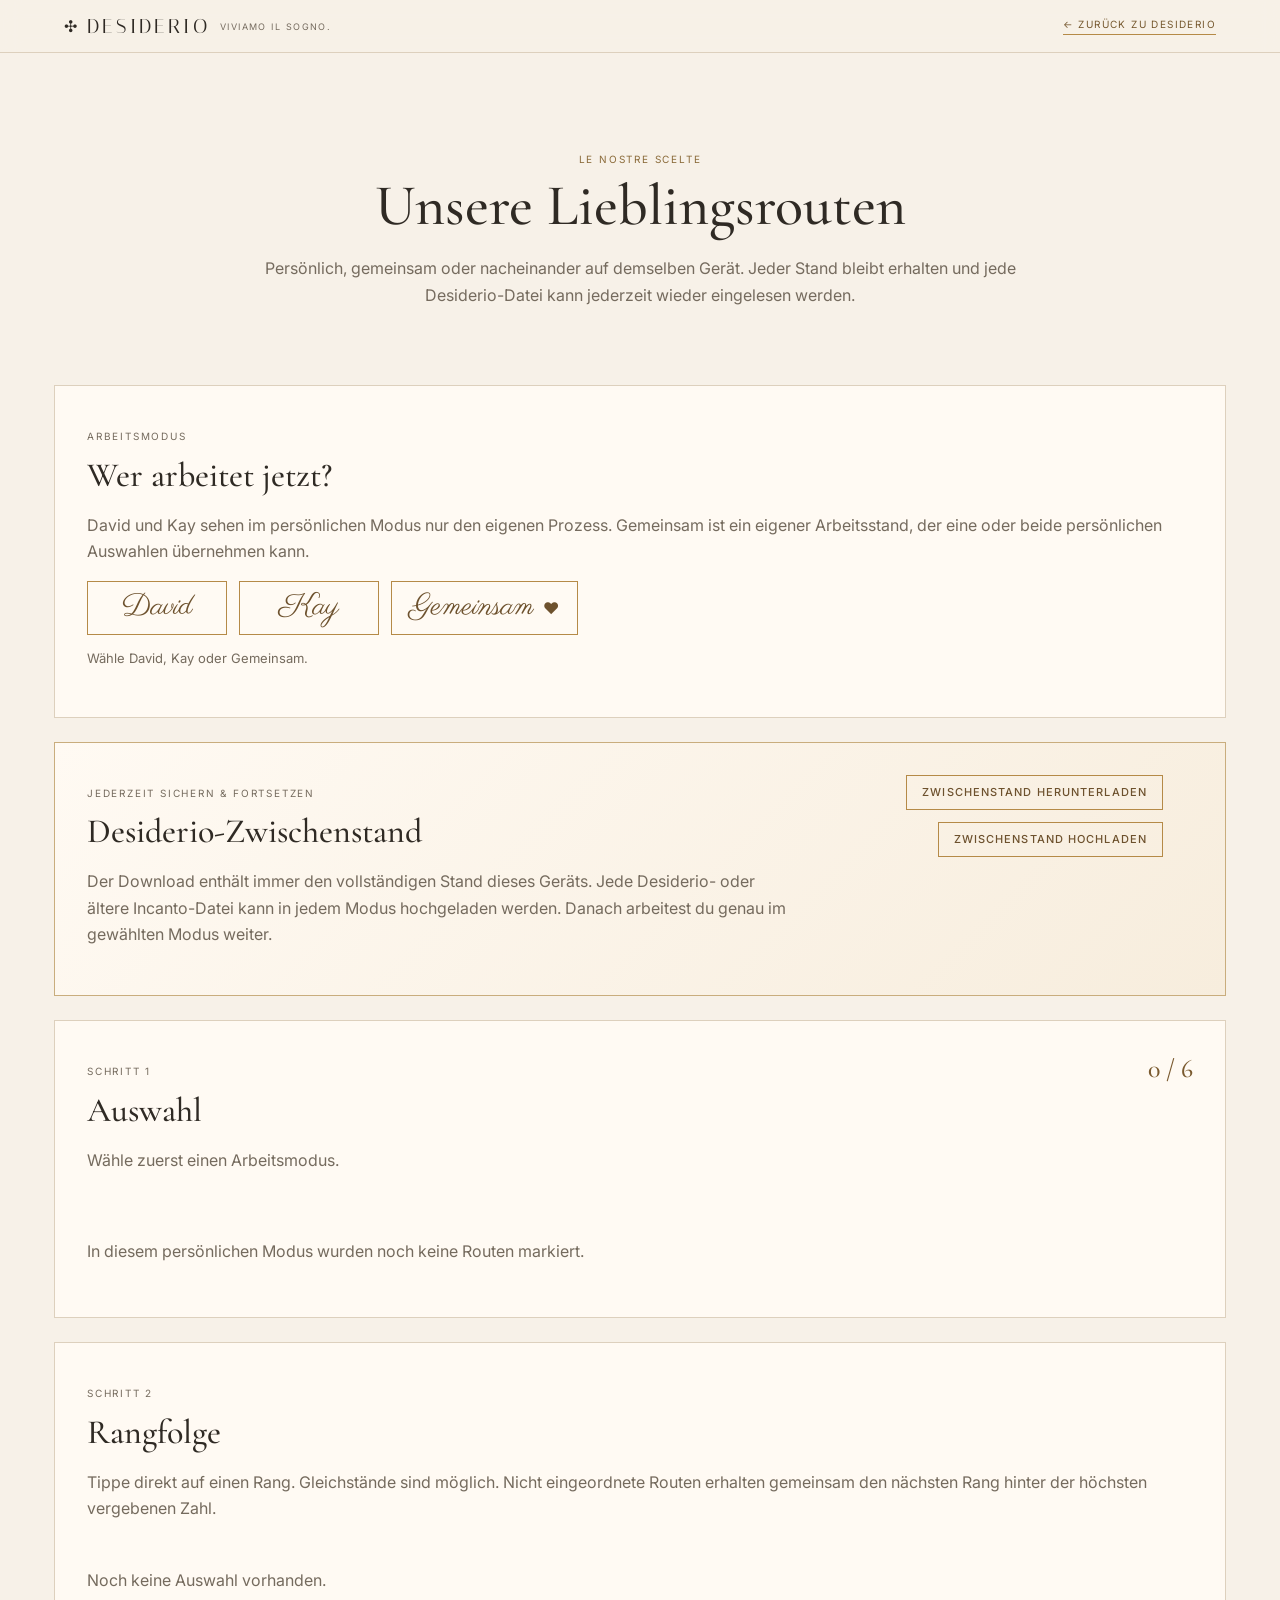
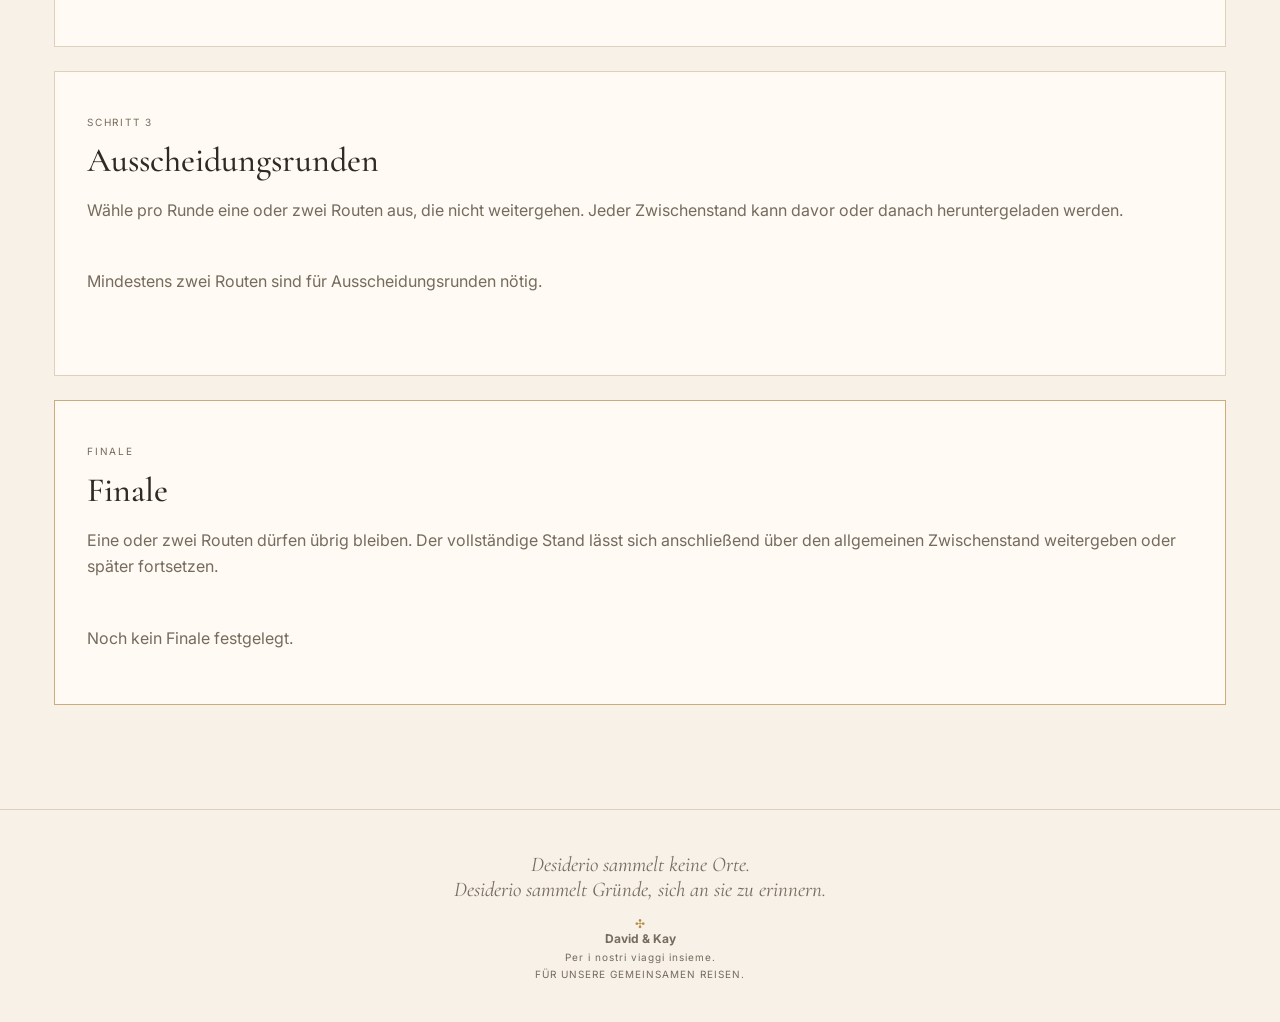
<file: lieblingsrouten.html>
<!doctype html>
<html lang="de">
<head>
  <meta charset="utf-8">
  <meta name="viewport" content="width=device-width,initial-scale=1,viewport-fit=cover">
  <meta name="description" content="Desiderio Lieblingsrouten – persönliche und gemeinsame Reiseentscheidung von David und Kay.">
  <title>Lieblingsrouten · Desiderio</title>
  <link rel="preconnect" href="https://fonts.googleapis.com">
  <link rel="preconnect" href="https://fonts.gstatic.com" crossorigin>
  <link href="https://fonts.googleapis.com/css2?family=Cormorant+Garamond:wght@400;500;600&family=Inter:wght@300;400;500&family=Italiana&family=Parisienne&display=swap" rel="stylesheet">
  <link rel="stylesheet" href="favorites.css?v=20260722-6">
</head>
<body>
<header class="fav-topbar"><a href="index.html" class="fav-brand">✣ <strong>DESIDERIO</strong><span>VIVIAMO IL SOGNO.</span></a><a href="index.html" class="fav-back">← ZURÜCK ZU DESIDERIO</a></header>
<main>
  <section class="fav-hero"><p class="eyebrow">LE NOSTRE SCELTE</p><h1>Unsere Lieblingsrouten</h1><p>Persönlich, gemeinsam oder nacheinander auf demselben Gerät. Jeder Stand bleibt erhalten und jede Desiderio-Datei kann jederzeit wieder eingelesen werden.</p></section>
  <section class="fav-panel mode-panel" id="identityPanel"><div><p class="step">ARBEITSMODUS</p><h2>Wer arbeitet jetzt?</h2><p>David und Kay sehen im persönlichen Modus nur den eigenen Prozess. Gemeinsam ist ein eigener Arbeitsstand, der eine oder beide persönlichen Auswahlen übernehmen kann.</p></div><div class="identity-buttons"><button type="button" data-mode="david">David</button><button type="button" data-mode="kay">Kay</button><button type="button" class="together-mode" data-mode="together">Gemeinsam <span aria-hidden="true">♥</span></button></div><p id="activeMode" class="status-line"></p></section>
  <section class="fav-panel checkpoint-panel"><div><p class="step">JEDERZEIT SICHERN &amp; FORTSETZEN</p><h2>Desiderio-Zwischenstand</h2><p>Der Download enthält immer den vollständigen Stand dieses Geräts. Jede Desiderio- oder ältere Incanto-Datei kann in jedem Modus hochgeladen werden. Danach arbeitest du genau im gewählten Modus weiter.</p></div><div class="file-actions"><button type="button" id="exportState">ZWISCHENSTAND HERUNTERLADEN</button><label class="upload-button">ZWISCHENSTAND HOCHLADEN<input id="importState" type="file" multiple accept="application/json,.json"></label></div><p id="fileStatus" class="status-line"></p></section>
  <section class="fav-panel" id="selectionPanel"><div class="panel-heading"><div><p class="step">SCHRITT 1</p><h2 id="selectionHeading">Auswahl</h2><p id="selectionIntro">Wähle zuerst einen Arbeitsmodus.</p></div><strong id="selectionCount">0 / 6</strong></div><div id="sourceStatus" class="source-status"></div><div id="routePicker" class="route-picker empty-state"></div></section>
  <section class="fav-panel" id="rankingPanel"><div><p class="step">SCHRITT 2</p><h2>Rangfolge</h2><p>Tippe direkt auf einen Rang. Gleichstände sind möglich. Nicht eingeordnete Routen erhalten gemeinsam den nächsten Rang hinter der höchsten vergebenen Zahl.</p></div><div id="rankingRoutes" class="ranking-routes empty-state"></div></section>
  <section class="fav-panel" id="roundsPanel"><div><p class="step">SCHRITT 3</p><h2>Ausscheidungsrunden</h2><p>Wähle pro Runde eine oder zwei Routen aus, die nicht weitergehen. Jeder Zwischenstand kann davor oder danach heruntergeladen werden.</p></div><div id="activeRound" class="active-round empty-state"></div><div id="roundHistory" class="round-history"></div></section>
  <section class="fav-panel final-panel"><div><p class="step">FINALE</p><h2 id="finalHeading">Finale</h2><p>Eine oder zwei Routen dürfen übrig bleiben. Der vollständige Stand lässt sich anschließend über den allgemeinen Zwischenstand weitergeben oder später fortsetzen.</p></div><div id="finalists" class="finalists empty-state"></div></section>
</main>
<footer><blockquote><em>Desiderio sammelt keine Orte.<br>Desiderio sammelt Gründe, sich an sie zu erinnern.</em></blockquote><span>✣</span><div class="fav-footer-signature"><strong>David &amp; Kay</strong><small class="fav-footer-italian">Per i nostri viaggi insieme.</small><small>FÜR UNSERE GEMEINSAMEN REISEN.</small></div></footer>
<script src="favorites.js?v=20260722-5"></script>
</body>
</html>
</file>
<file: favorites.css>
:root{--ink:#2f2a24;--muted:#756b5e;--paper:#f7f1e8;--panel:#fffaf3;--gold:#b58a47;--line:#ddd0bd}*{box-sizing:border-box}html{scroll-behavior:smooth}body{margin:0;background:var(--paper);color:var(--ink);font-family:Inter,sans-serif}.fav-topbar{position:sticky;top:0;z-index:20;display:flex;justify-content:space-between;align-items:center;padding:14px 5vw;background:rgba(247,241,232,.96);backdrop-filter:blur(10px);border-bottom:1px solid var(--line)}.fav-brand{display:flex;align-items:center;gap:10px;color:var(--ink);text-decoration:none}.fav-brand strong{font:500 20px Italiana,serif;letter-spacing:.16em}.fav-brand span{font-size:9px;letter-spacing:.16em;color:var(--muted)}.fav-back{font-size:10px;letter-spacing:.14em;color:#76592f;text-decoration:none;border-bottom:1px solid var(--gold);padding-bottom:4px}main{max-width:1220px;margin:0 auto;padding:0 24px 80px}.fav-hero{text-align:center;padding:90px 12px 52px}.eyebrow,.step{font-size:10px;letter-spacing:.18em;color:#8a6a39}.fav-hero h1,.fav-panel h2{font-family:'Cormorant Garamond',serif;font-weight:500}.fav-hero h1{font-size:58px;line-height:1;margin:12px 0 20px}.fav-hero>p:last-child{max-width:790px;margin:auto;color:var(--muted);line-height:1.7}.fav-panel{margin:24px 0;padding:32px;background:var(--panel);border:1px solid var(--line)}.fav-panel h2{font-size:34px;margin:4px 0 8px}.fav-panel p{line-height:1.65;color:var(--muted)}.panel-heading,.checkpoint-panel{display:flex;justify-content:space-between;gap:30px;align-items:flex-start}.checkpoint-panel>div:first-child{max-width:710px}.checkpoint-panel{border-color:#c9ad7d;background:linear-gradient(135deg,#fffaf3,#f7eddd)}.panel-heading>strong{font:500 26px 'Cormorant Garamond',serif;color:#7a5a2f;white-space:nowrap}.identity-buttons,.file-actions,.card-actions{display:flex;gap:12px;flex-wrap:wrap}.identity-buttons button{min-width:140px;border:1px solid var(--gold);background:transparent;color:#6d512d;padding:10px 18px 12px;font:400 30px/1 Parisienne,cursive;cursor:pointer}.identity-buttons button.active{background:var(--gold);color:white}.identity-buttons .together-mode{font-family:Parisienne,cursive}.identity-buttons .together-mode span{font-family:Inter,sans-serif;font-size:16px}.file-actions{justify-content:flex-end}.file-actions button,.upload-button,.round-actions button,.route-card button,.card-actions a,.final-export button{border:1px solid var(--gold);background:transparent;color:#6d512d;padding:11px 15px;font:500 11px/1 Inter,sans-serif;letter-spacing:.1em;text-transform:uppercase;cursor:pointer;text-decoration:none}.upload-button{display:inline-flex;align-items:center}.upload-button input{display:none}.status-line{min-height:24px;font-size:13px}.source-status{margin-top:18px;padding:12px 15px;border-left:2px solid var(--gold);color:var(--muted);font-size:13px}.source-status:empty{display:none}.route-picker{display:grid;grid-template-columns:repeat(3,minmax(0,1fr));gap:18px;margin-top:28px}.route-card,.rank-card,.round-card{border:1px solid var(--line);background:white}.route-card img{width:100%;height:150px;object-fit:cover}.route-copy,.rank-card,.round-card{padding:18px}.route-card h3,.rank-card h3,.round-card h3{font:500 25px/1.05 'Cormorant Garamond',serif;margin:6px 0 9px}.route-meta{display:block;margin:7px 0 0;font-size:11px;color:var(--muted);letter-spacing:.05em}.route-card.selected{outline:2px solid var(--gold);outline-offset:2px}.route-card textarea{width:100%;min-height:76px;margin:12px 0;border:1px solid var(--line);padding:10px;font:400 13px/1.45 Inter,sans-serif;resize:vertical}.badge{display:inline-block;font-size:10px;padding:5px 8px;border:1px solid var(--line)}.badge.both{border-color:var(--gold);color:#755528}.ranking-routes,.finalists{display:grid;grid-template-columns:repeat(2,minmax(0,1fr));gap:18px;margin-top:24px}.rank-card{display:grid;grid-template-columns:minmax(0,1fr) auto;align-items:center;gap:16px}.rank-card small{display:block;margin-top:8px;color:#8a6a39}.rank-buttons{display:flex;gap:5px;flex-wrap:wrap;justify-content:flex-end;max-width:390px}.rank-buttons button{width:34px;height:34px;border:1px solid var(--line);background:white;color:var(--ink);cursor:pointer}.rank-buttons button.active{background:var(--gold);border-color:var(--gold);color:white}.active-round{margin-top:24px}.round-grid{display:grid;grid-template-columns:repeat(2,minmax(0,1fr));gap:14px}.round-card label{display:flex;gap:10px;align-items:flex-start}.round-actions{display:flex;gap:10px;margin-top:18px;flex-wrap:wrap}.round-history{margin-top:28px}.history-entry{border-top:1px solid var(--line);padding:18px 0}.history-entry h4{margin:0 0 8px;font-family:'Cormorant Garamond',serif;font-size:23px}.empty-state{display:block;color:var(--muted);padding:24px 0}.final-panel{border-color:#c9ad7d}.final-export{grid-column:1/-1;padding:22px;margin-top:8px;border:1px solid #c9ad7d;background:#fbf5eb}.final-export p{margin-bottom:0;font-size:13px}footer{text-align:center;padding:42px 20px;color:var(--muted);font-size:12px;border-top:1px solid var(--line)}footer blockquote{margin:0 0 14px;font-family:'Cormorant Garamond',serif;font-size:21px}footer span{color:var(--gold)}footer small{display:block;margin-top:5px;letter-spacing:.1em}@media(max-width:850px){.route-picker{grid-template-columns:repeat(2,minmax(0,1fr))}.panel-heading,.checkpoint-panel{display:block}.panel-heading>strong{display:block;margin-top:12px}.file-actions{justify-content:flex-start;margin-top:18px}.rank-card{grid-template-columns:1fr}.rank-buttons{justify-content:flex-start;max-width:none}}@media(max-width:600px){main{padding:0 14px 60px}.fav-topbar{padding:12px 14px}.fav-brand span{display:none}.fav-hero{padding:62px 8px 34px}.fav-hero h1{font-size:42px}.fav-panel{padding:22px 16px}.fav-panel h2{font-size:29px}.route-picker,.ranking-routes,.round-grid,.finalists{grid-template-columns:1fr}.card-actions{display:grid}.card-actions>*{text-align:center}.identity-buttons{display:grid;grid-template-columns:1fr 1fr}.identity-buttons button{min-width:0;font-size:27px}.identity-buttons .together-mode{grid-column:1/-1}.file-actions{display:grid}.file-actions>*{justify-content:center;text-align:center}.rank-buttons button{width:32px;height:32px}}
</file>
